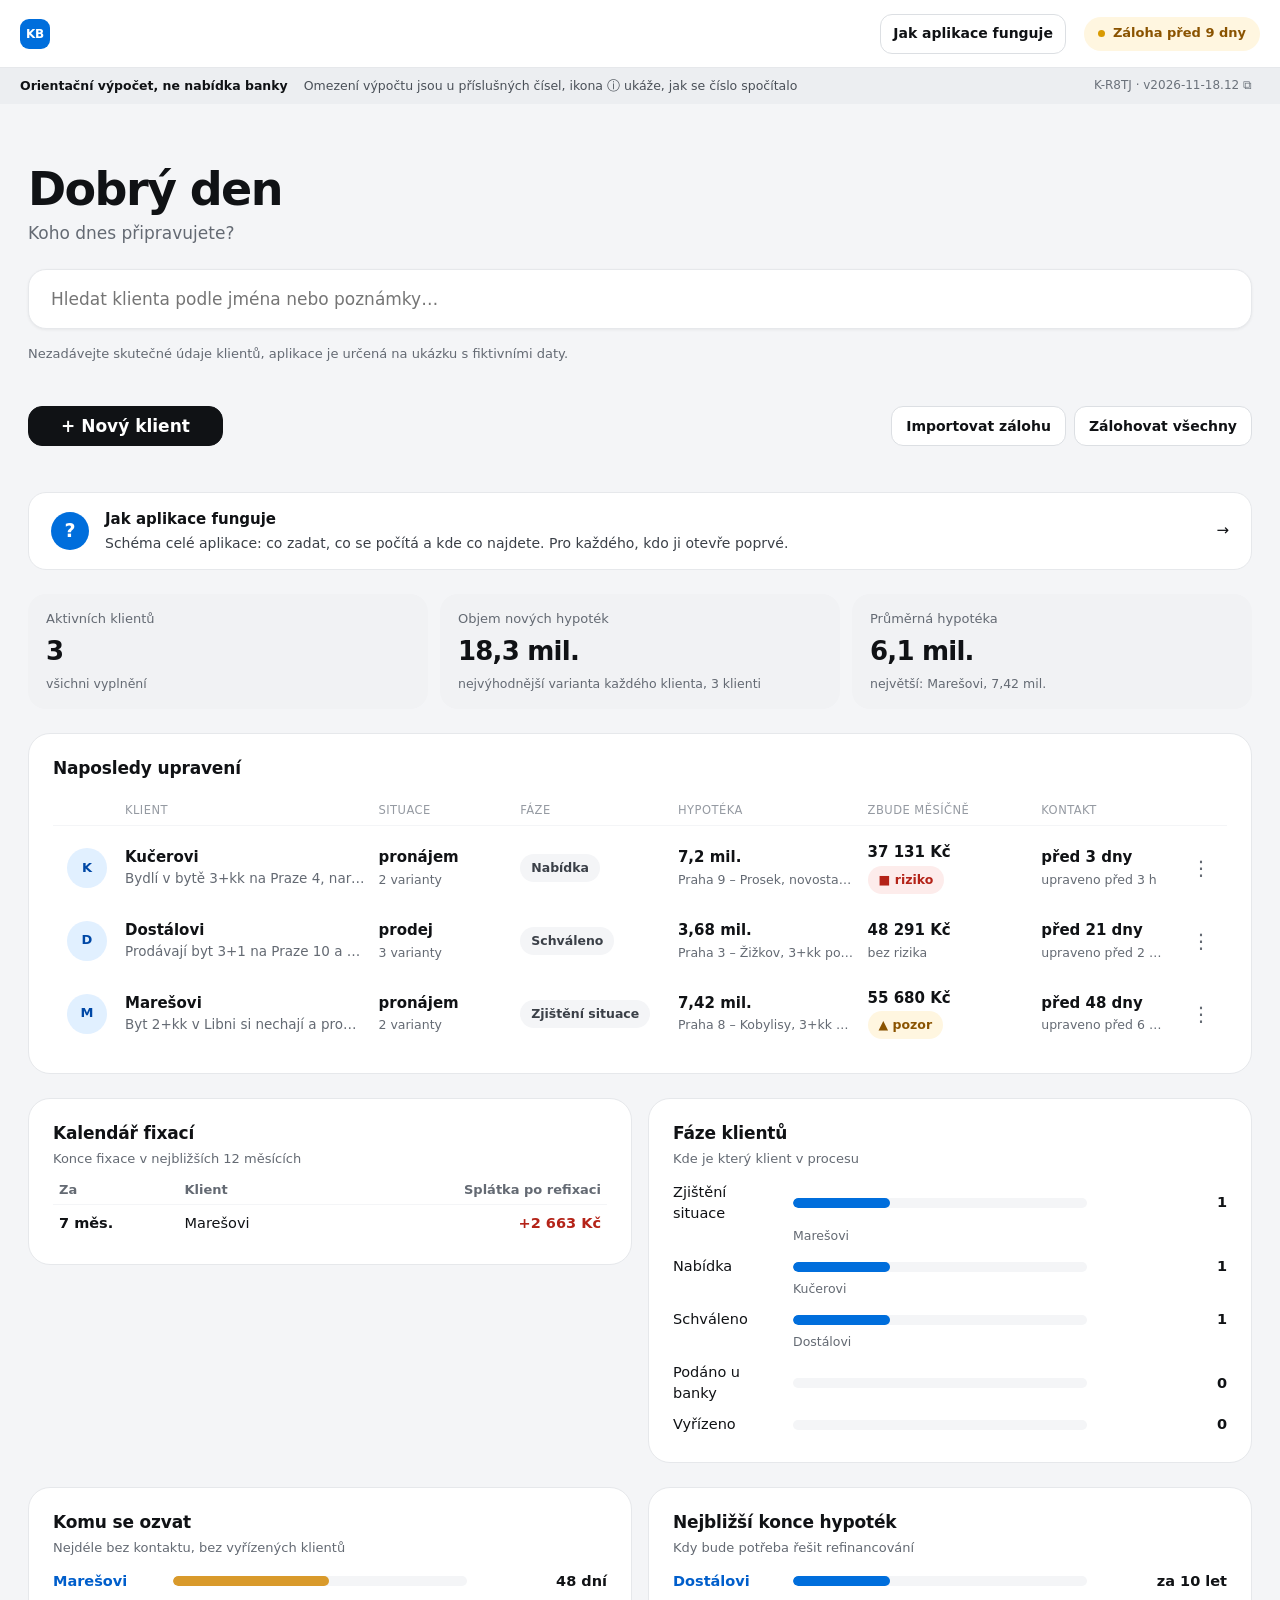
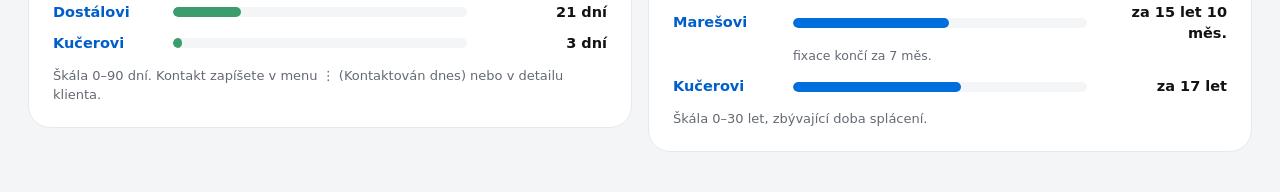
<file: index.html>
<!doctype html>
<html lang="cs">
<head>
<meta charset="utf-8">
<meta name="viewport" content="width=device-width,initial-scale=1">
<title>Kalkulačka bydlení</title>
<meta name="description" content="Demo kalkulačka bydlení a hypotéky pro finanční poradce. Fiktivní data, počítá se jen v prohlížeči.">
<link rel="stylesheet" href="styles.css">
</head>
<body>
<div id="app"></div>
<div id="scrim"></div>
<div id="dd" role="dialog" aria-label="Výběr klienta"></div>
<aside id="panel" aria-label="Úprava varianty" aria-hidden="true"></aside>
<div id="dlg" class="dlg"></div>
<div id="toast" role="status" aria-live="polite"></div>
<noscript><p style="padding:24px">Kalkulačka potřebuje zapnutý JavaScript. Data zůstávají jen ve vašem prohlížeči.</p></noscript>
<script src="js/model.js"></script>
<script src="js/store.js"></script>
<script src="js/derive.js"></script>
<script src="js/charts.js"></script>
<script src="js/app.js"></script>
</body>
</html>
</file>
<file: styles.css>
/* Kalkulačka bydlení – demo pro poradce. Bez webfontů a externích závislostí. */
:root{
  --bg:#f4f5f7;--card:#fff;--dnes:#eaecef;--bar:#eceef1;
  --line:#e6e8eb;--line2:#dcdfe3;--line3:#d9dce1;--row:#eef0f2;
  --field:#f4f5f7;--seg:#e9ebee;--pill:#f1f2f4;
  --ink:#101215;--ink2:#3b4048;--ink3:#646a73;--ink4:#959aa2;--ink5:#b0b5bc;
  --acc:#1a6fd6;--accd:#0b4aa3;--accl:#e6f0fd;--link:#0f62c9;
  --risk:#b42318;--riskbg:#fdeceb;--warn:#8a5300;--warnbg:#fff6e0;--dot:#d99a00;
  --pmt:#0072B2;--ins:#E69F00;--ops:#009E73;--old:#CC79A7;--neg:#D55E00;--hh:#8c939d;--ann:#b4bac2;
  --font:'Segoe UI Variable Text','Segoe UI',system-ui,-apple-system,BlinkMacSystemFont,'SF Pro Text','Helvetica Neue',sans-serif;
}
@supports (color:oklch(0.5 0.1 255)){:root{
  --acc:oklch(0.55 0.19 255);--accd:oklch(0.42 0.17 255);--accl:oklch(0.95 0.03 255);--link:oklch(0.5 0.19 255);
}}
*{box-sizing:border-box}
html,body{margin:0;height:100%}
body{background:var(--bg);color:var(--ink);font:15px/1.45 var(--font);-webkit-font-smoothing:antialiased;font-variant-numeric:tabular-nums}
button{font:inherit;color:inherit;cursor:pointer;background:none;border:0;padding:0}
input,textarea{font:inherit;color:inherit}
h1,h2,h3,p{margin:0}
a{color:var(--link);text-decoration:none}
.sr{position:absolute;width:1px;height:1px;overflow:hidden;clip:rect(0 0 0 0)}
#app{min-height:100vh;display:flex;flex-direction:column}

/* hlavička */
.hdr{flex:none;height:68px;display:flex;align-items:center;gap:28px;padding:0 32px;background:#fff;border-bottom:1px solid var(--line);position:relative;z-index:30}
.logo,.tab,.bk,.who,.btn{white-space:nowrap}
.logo{display:flex;align-items:center;gap:10px;font-size:15.5px;font-weight:650;letter-spacing:-.01em}
.logo i{width:30px;height:30px;border-radius:9px;background:var(--acc);color:#fff;display:grid;place-items:center;font:750 12px var(--font);font-style:normal}
.who{display:flex;align-items:center;gap:10px;height:42px;padding:0 14px 0 6px;border:1px solid var(--line);border-radius:999px;background:#fff}
.who:hover,.who.open{background:var(--field)}
.who.open{border-color:var(--acc);box-shadow:0 0 0 4px color-mix(in srgb,var(--acc) 15%,transparent)}
.who b{font-weight:650}.who small{color:var(--ink4);font-size:13px}
.av{width:30px;height:30px;border-radius:999px;background:var(--accl);color:var(--accd);display:grid;place-items:center;font-size:12px;font-weight:700;flex:none}
.av.lg{width:40px;height:40px;font-size:13px}
.av.g{background:var(--pill);color:var(--ink2)}.av.on{background:var(--acc);color:#fff}
.tabs{display:flex;align-items:stretch;gap:4px;height:68px}
.tab{display:flex;align-items:center;padding:0 14px;color:var(--ink3);border-bottom:2px solid transparent;margin-bottom:-1px}
.tab:hover{color:var(--ink)}
.tab.on{color:var(--ink);font-weight:650;border-bottom-color:var(--acc)}
.sp{flex:1}
.bk{display:flex;align-items:center;gap:8px;height:34px;padding:0 14px;border-radius:999px;background:#eef0f2;color:var(--ink2);font-size:13px;font-weight:600}
.bk::before{content:"";width:7px;height:7px;border-radius:4px;background:#009E73}
.bk.old{background:var(--warnbg);color:var(--warn)}.bk.old::before{background:var(--dot)}
.btn{display:inline-flex;align-items:center;justify-content:center;gap:8px;height:40px;padding:0 16px;border:1px solid var(--line2);border-radius:12px;background:#fff;font-size:14px;font-weight:600;white-space:nowrap}
.btn:hover{background:var(--field)}
.btn.blk{background:var(--ink);border-color:var(--ink);color:#fff}.btn.blk:hover{background:#2a2e34}
.btn.sm{height:34px;padding:0 12px;font-size:13px}
.btn.red{background:var(--risk);border-color:var(--risk);color:#fff}
.btn[disabled],.btn.dis{color:var(--ink4);border-style:dashed;cursor:not-allowed;background:transparent}
.btn.dash{border-style:dashed;border-color:#c9cdd3;color:var(--ink4);cursor:default}
.note{flex:none;display:flex;align-items:center;gap:24px;height:36px;padding:0 32px;background:var(--bar);font-size:13px;color:#4a5058;white-space:nowrap;overflow:hidden}
.note b{color:var(--ink);font-weight:700}

/* stránka */
.page{flex:1;padding:30px 48px 40px;display:flex;flex-direction:column;gap:20px;min-width:0}
.eyebrow{font-size:14px;color:var(--ink3)}
.h1{font-size:42px;line-height:1.12;font-weight:650;letter-spacing:-.03em}
.h1.m{font-size:32px;line-height:1.15;letter-spacing:-.025em}
.lead{font-size:17px;color:var(--ink2)}
.lead b{color:var(--ink)}
.sub{font-size:15px;color:var(--ink3)}
.card{background:var(--card);border:1px solid var(--line);border-radius:22px;padding:22px 24px;min-width:0}
.card h2,.ph{font-size:17px;font-weight:650;letter-spacing:-.01em}
.row{display:flex;align-items:center;gap:12px}
.rowb{display:flex;align-items:baseline;justify-content:space-between;gap:12px}
.lbl{font-size:12.5px;font-weight:600;letter-spacing:.02em;color:var(--ink3);text-transform:uppercase}
.mut{color:var(--ink3)}.mut4{color:var(--ink4)}
.neg{color:var(--risk)}.pos{color:var(--accd)}
.lnk{color:var(--link);font-weight:600;font-size:13.5px}.lnk:hover{text-decoration:underline}
.head{display:flex;align-items:flex-end;gap:24px}
.head>.t{flex:1;display:flex;flex-direction:column;gap:4px;min-width:0}

/* segmented */
.seg{display:inline-flex;gap:3px;padding:4px;border-radius:12px;background:var(--seg);font-size:13px;font-weight:600}
.seg button{padding:6px 12px;border-radius:9px;color:var(--ink3);white-space:nowrap}
.seg button:hover{color:var(--ink)}
.seg button.on{background:#fff;color:var(--ink);box-shadow:0 1px 3px rgba(0,0,0,.1)}
.seg.lg{font-size:14px}.seg.lg button{padding:8px 14px}
/* přepínač */
.tg{width:36px;height:22px;border-radius:11px;background:#c9cdd3;position:relative;flex:none;transition:background .15s}
.tg::after{content:"";position:absolute;top:2px;left:2px;width:18px;height:18px;border-radius:9px;background:#fff;box-shadow:0 1px 2px rgba(0,0,0,.25);transition:transform .15s}
.tg[aria-checked=true]{background:var(--acc)}.tg[aria-checked=true]::after{transform:translateX(14px)}
.tg:focus-visible,.btn:focus-visible,.tab:focus-visible,.seg button:focus-visible,.who:focus-visible,.lnk:focus-visible,.vcard:focus-visible{outline:2px solid var(--acc);outline-offset:2px}
.trow{display:flex;align-items:center;gap:12px;min-height:40px;font-size:15px}
.trow .hint{margin-left:auto;font-size:12.5px;color:var(--ink4)}
.trow.l1{padding-left:26px;position:relative}.trow.l2{padding-left:52px;position:relative}
.trow.l1::before,.trow.l2::before{content:"";position:absolute;top:0;height:20px;width:12px;border-left:1px solid var(--line2);border-bottom:1px solid var(--line2);border-bottom-left-radius:6px}
.trow.l1::before{left:6px}.trow.l2::before{left:32px}

/* pole */
.fld{display:flex;flex-direction:column;gap:6px;min-width:0}
.fld>span.k{font-size:13px;color:var(--ink3)}
.inp{display:flex;align-items:center;gap:6px;height:44px;padding:0 14px;border-radius:12px;background:var(--field);border:2px solid transparent;min-width:0}
.inp:focus-within{background:#fff;border-color:var(--acc);box-shadow:0 0 0 4px color-mix(in srgb,var(--acc) 15%,transparent)}
.inp input,.inp textarea{flex:1;min-width:0;width:100%;border:0;outline:0;background:transparent;font-size:15.5px;font-weight:600;padding:0}
.inp input.n{text-align:left}
.item .inp input.n{text-align:right}
.inp input.z{color:var(--ink5);font-weight:400}
.inp u{text-decoration:none;font-size:13px;color:var(--ink4);flex:none}
.inp.ta{height:auto;padding:10px 14px;align-items:flex-start}
.inp.ta textarea{resize:none;font-weight:500;font-size:15px;line-height:1.45;min-height:44px}
.inp.big input{font-size:22px;font-weight:650;letter-spacing:-.02em}.inp.big{height:52px}
.inp.tx input{text-align:left}
.g2{display:grid;grid-template-columns:1fr 1fr;gap:14px}
.g3{display:grid;grid-template-columns:repeat(3,1fr);gap:14px}
.g4{display:grid;grid-template-columns:repeat(4,1fr);gap:12px}
.items{display:flex;flex-direction:column;gap:8px}
.item{display:flex;align-items:center;gap:8px}
.item .nm{flex:1;min-width:0;border:0;outline:0;background:transparent;font-size:15px;padding:8px 6px;border-radius:8px;color:var(--ink2)}
.item .nm:hover{background:var(--field)}.item .nm:focus{background:#fff;box-shadow:inset 0 0 0 2px var(--acc)}
.item .inp{width:130px;height:40px;flex:none}
.item .inp input{font-size:15px}
.x{width:22px;height:22px;border-radius:11px;color:var(--ink5);font-size:16px;line-height:1;display:grid;place-items:center;flex:none}
.x:hover{background:var(--riskbg);color:var(--risk)}
.add{font-size:13.5px;font-weight:600;color:var(--link);align-self:flex-start;padding:6px 0}
.add:hover{text-decoration:underline}
.sum{font-size:15px;font-weight:650}

/* štítky */
.pill{display:inline-flex;align-items:center;gap:6px;height:28px;padding:0 11px;border-radius:999px;background:var(--pill);font-size:12.5px;font-weight:650;white-space:nowrap}
.pill.w{background:var(--warnbg);color:var(--warn)}.pill.r{background:var(--riskbg);color:var(--risk)}.pill.a{background:var(--accl);color:var(--accd)}
.pills{display:flex;flex-wrap:wrap;gap:8px}
.tagw{font-size:11.5px;font-weight:700;letter-spacing:.04em;text-transform:uppercase}

/* Přehled */
.sumbox{display:flex;background:#fff;border:1px solid var(--line);border-radius:22px;padding:18px 8px;flex:none}
.sumbox>div{padding:0 28px;border-left:1px solid var(--line);display:flex;flex-direction:column;gap:2px}
.sumbox>div:first-child{border-left:0}
.sumbox small{font-size:13px;color:var(--ink3)}.sumbox b{font-size:24px;font-weight:650;letter-spacing:-.02em}
.cards{display:grid;gap:16px;align-items:stretch}
.vcard{container-type:inline-size;background:#fff;border:1px solid var(--line);border-radius:22px;padding:22px 24px;display:flex;flex-direction:column;gap:14px;text-align:left;min-width:0;cursor:pointer;transition:border-color .15s,box-shadow .15s}
.vcard:hover{border-color:var(--line3);box-shadow:0 2px 10px rgba(16,18,21,.05)}
.vcard.best{border:2px solid var(--acc);padding:21px 23px}
.vcard.dnes{background:var(--dnes);border-color:transparent;cursor:default}.vcard.dnes:hover{box-shadow:none;border-color:transparent}
.vcard .ttl{font-size:20px;font-weight:650;letter-spacing:-.015em;line-height:1.25}
.vcard .big{font-size:clamp(22px,13cqw,36px);font-weight:650;letter-spacing:-.03em;line-height:1.1}
.vcard .free{font-size:clamp(20px,10cqw,28px);font-weight:650;letter-spacing:-.025em;line-height:1.1}
.vcard .free.neg::before{content:"▼ ";font-size:.7em}
.vcard.best .free{color:var(--accd)}
.vcard hr,.card hr{border:0;border-top:1px solid var(--line);margin:0;width:100%}
.vcard.dnes hr{border-color:#d4d7dc}
.stack{display:flex;gap:2px;height:10px;border-radius:5px;overflow:hidden}
.stack i{display:block;min-width:2px}
.leg{display:flex;flex-direction:column;gap:6px;font-size:14px}
.leg>div{display:flex;align-items:center;gap:8px}
.leg>div b{margin-left:auto;font-weight:650}
.leg .sw{width:10px;height:10px;border-radius:3px;flex:none}
.leg .z{color:var(--ink5)}.leg .z .sw{background:transparent!important;border:1px solid #c9cdd3}
.toprow{flex-wrap:wrap;display:flex;justify-content:space-between;align-items:flex-start;gap:8px;min-height:24px}
.addcard{border:2px dashed #cfd3d9;border-radius:22px;display:flex;flex-direction:column;align-items:center;justify-content:center;gap:6px;text-align:center;color:var(--ink3);font-size:13px;padding:16px;min-width:0}
.addcard:hover{background:rgba(255,255,255,.6);border-color:var(--ink4)}
.addcard .pl{width:42px;height:42px;border-radius:21px;background:#fff;border:1px solid var(--line2);display:grid;place-items:center;font-size:22px;color:var(--ink);margin-bottom:4px}
.addcard b{color:var(--ink);font-size:14.5px}
.addcard.dis{cursor:not-allowed;opacity:.7}.addcard.dis:hover{background:transparent;border-color:#cfd3d9}
.panels{display:grid;gap:16px}
.panel-list>div{display:flex;justify-content:space-between;padding:10px 0;border-bottom:1px solid var(--row);gap:12px;font-size:15px}
.panel-list>div:last-child{border:0}.panel-list b{font-weight:650;white-space:nowrap}
.warn{display:grid;gap:10px}
.wi{display:grid;grid-template-columns:auto 1fr;gap:4px 14px;padding:12px 14px;border-radius:14px;font-size:14.5px;align-items:start}
.wi.r{background:var(--riskbg)}.wi.w{background:var(--warnbg)}
.wi .tagw{padding-top:2px;white-space:nowrap}.wi.r .tagw{color:var(--risk)}.wi.w .tagw{color:var(--warn)}
.wi b{font-weight:650}.wi small{grid-column:2;font-size:13.5px;color:var(--ink2)}
.warn.c3{grid-template-columns:repeat(3,1fr)}
.warn.c3 .wi{grid-template-columns:auto 1fr;min-height:64px}
.fbar{display:grid;grid-template-columns:minmax(80px,150px) 1fr 70px;gap:12px;align-items:center;font-size:13.5px;margin-top:10px}
.fbar .tr{display:flex;height:16px;border-radius:5px;overflow:hidden;gap:2px;background:transparent}
.fbar .tr i{display:block}
.fbar b{text-align:right;font-weight:650}
.fbar .nmx{overflow:hidden;text-overflow:ellipsis;white-space:nowrap}
.legs{display:flex;gap:14px;font-size:13px;color:var(--ink2)}
.legs span{display:flex;align-items:center;gap:6px}.legs .sw{width:10px;height:10px;border-radius:3px}

/* onboarding prázdného klienta */
.steps{display:grid;grid-template-columns:repeat(3,1fr);gap:16px}
.step{background:#fff;border:1px solid var(--line);border-radius:22px;padding:28px;display:flex;flex-direction:column;gap:10px;align-items:flex-start;min-height:255px}
.step.on{border:2px solid var(--acc);padding:27px}
.step .no{width:40px;height:40px;border-radius:20px;background:var(--pill);display:grid;place-items:center;font-weight:700;margin-bottom:8px}
.step.on .no{background:var(--acc);color:#fff}
.step h3{font-size:21px;font-weight:650;letter-spacing:-.015em}.step p{color:var(--ink2);font-size:14.5px;flex:1}
.empty{border:2px dashed #cfd3d9;border-radius:24px;min-height:300px;flex:1;display:grid;place-items:center;color:var(--ink4);font-size:14.5px;text-align:center;padding:20px}

/* tabulka srovnání */
.tbl{width:100%;border-collapse:collapse;font-size:15px;table-layout:fixed}
.tbl th,.tbl td{padding:0 14px;height:38px;text-align:right;border-bottom:1px solid var(--row);white-space:nowrap;overflow:hidden;text-overflow:ellipsis}
.tbl th:first-child,.tbl td:first-child{text-align:left;width:270px;padding-left:24px}
.tbl thead th{height:64px;vertical-align:bottom;padding-bottom:10px;border-bottom:1px solid var(--line);font-weight:650}
.tbl thead small{display:block;font-size:11px;font-weight:600;letter-spacing:.06em;text-transform:uppercase;color:var(--ink4)}
.tbl thead th.dn,.tbl td.dn{background:var(--field);width:150px}
.tbl tr.grp td{height:44px;font-size:11.5px;font-weight:700;letter-spacing:.08em;text-transform:uppercase;color:var(--ink4);border-bottom:0;padding-top:12px;background:#fff!important}
.tbl tr.tot td{background:#fafbfc;font-weight:650}.tbl tr.tot td.dn{background:var(--field)}
.tbl td.na{color:var(--ink5)}
.tbl td small{color:var(--ink4);font-size:12px;margin-left:6px}
.bv{display:inline-flex;align-items:center;gap:6px;padding:3px 10px;margin:-3px -10px;border-radius:8px;background:var(--accl);font-weight:700}
.bv::before{content:"◆";font-size:9px;color:var(--acc)}
.tbl.sm{font-size:14px}
.tbl.sm{table-layout:auto}.tbl.sm td:first-child,.tbl.sm th:first-child{width:auto}

/* grafy */
.ch{display:flex;flex-direction:column;gap:16px}
.cols{display:flex;gap:28px;align-items:flex-end;height:270px;border-bottom:1px solid #c9cdd3;padding:0 20px}
.col{flex:1;height:100%;display:flex;flex-direction:column;justify-content:flex-end;align-items:center;min-width:0}
.col .tot{font-size:14px;font-weight:650;padding-bottom:8px}
.col .bar{width:100%;max-width:110px;display:flex;flex-direction:column-reverse;border-radius:10px 10px 3px 3px;overflow:hidden}
.col .bar.dash{outline:2px dashed var(--ink4);outline-offset:3px}
.col .bar div{border-top:2px solid #fff;display:flex;align-items:center;justify-content:center;font-size:12px;font-weight:650;color:#fff}
.col .bar div:first-child{border-top:0}
.cnames{display:flex;gap:28px;padding:0 20px}
.cnames span{flex:1;text-align:center;font-size:13px;color:var(--ink2);min-width:0;line-height:1.3}
.hb{display:grid;grid-template-columns:200px 1fr 120px;gap:14px;align-items:center;font-size:14.5px}
.hb .nm{text-align:right;color:var(--ink2)}
.hb .tr{position:relative;height:36px;background:var(--pill);border-radius:9px}
.hb .tr i{position:absolute;top:0;bottom:0;border-radius:9px}
.hb .tr i.neg{background:repeating-linear-gradient(45deg,#D55E00 0 4px,#f0a46f 4px 7px)}
.hb .zero{position:absolute;top:-6px;bottom:-6px;border-left:2px solid var(--ink3)}
.hb .today{position:absolute;top:-8px;bottom:-8px;border-left:2px dashed var(--ink);}

.hb b{font-weight:650;text-align:left;white-space:nowrap}
.sk{width:100%;height:auto;display:block;overflow:visible}
.sk text{font:12.5px var(--font);fill:var(--ink2)}.sk tspan.v{font-weight:700;fill:var(--ink)}
.sk text.neg tspan{fill:var(--risk)}
.exp{height:40px;display:flex;align-items:center;padding:0 16px;border-radius:12px;border:1px dashed #c9cdd3;color:var(--ink4);font-size:14px;font-weight:600}
.twrap{overflow:auto}

/* stávající byt + příjmy */
.two{display:grid;grid-template-columns:640px minmax(0,1fr);gap:16px;align-items:start}
.three{display:grid;grid-template-columns:440px minmax(0,1fr) minmax(0,1fr);gap:16px;align-items:start}
.stk{display:flex;flex-direction:column;gap:16px;min-width:0}
.fc{display:flex;flex-direction:column;gap:14px}
.fc .hd{display:flex;align-items:center;justify-content:space-between;gap:12px}
.fc .hd b{font-size:17px;font-weight:650;letter-spacing:-.01em}
.sec{font-size:13px;color:var(--ink3)}
.tile{background:var(--field);border-radius:16px;padding:16px 18px;display:flex;flex-direction:column;gap:4px;min-width:0}
.tile small{font-size:13px;color:var(--ink3)}.tile b{font-size:24px;font-weight:650;letter-spacing:-.02em;white-space:nowrap}
.tile span{font-size:12.5px;color:var(--ink3)}
.tile.w{background:var(--warnbg)}.tile.w b,.tile.w small{color:var(--warn)}
.tile.r{background:var(--riskbg)}.tile.r b{color:var(--risk)}
.tx{width:100%;border-collapse:collapse;font-size:14.5px}
.tx{table-layout:fixed}.tx col.c0{width:34%}
.tx td,.tx th{padding:7px 0 7px 14px;text-align:right;border-bottom:1px solid var(--row);white-space:nowrap}
.tx th{font-weight:650;vertical-align:bottom;padding-bottom:12px;border-bottom:1px solid var(--line)}
.tx th small{display:block;font-size:11.5px;font-weight:650;color:var(--link)}
.tx td:first-child,.tx th:first-child{text-align:left;white-space:normal;padding-left:0}
.tx tr.s td{font-weight:650}
.tx .u{background:var(--field)}
.tx td,.tx th{padding-right:14px}.tx td.u,.tx th.u{padding-left:14px;padding-right:14px}
.tx td.zz{color:var(--ink5)}
.ckb{display:flex;align-items:center;gap:10px}

/* boční panel, dropdown, modál */
#scrim{position:fixed;inset:68px 0 0 0;background:rgba(16,18,21,.18);opacity:0;pointer-events:none;transition:opacity .15s;z-index:20}
#scrim.on{opacity:1;pointer-events:auto}
#dd{position:fixed;top:60px;left:236px;width:500px;border-radius:20px;background:#fff;box-shadow:0 24px 70px rgba(16,18,21,.22);z-index:40;display:none;overflow:hidden}
#dd.on{display:block}
#dd .s{padding:8px 8px 0}
#dd .list{max-height:420px;overflow:auto;padding:0 8px}
#dd .li{display:flex;align-items:center;gap:12px;padding:10px;border-radius:14px;cursor:pointer;width:100%;text-align:left}
#dd .li:hover{background:var(--field)}
#dd .li.on{background:var(--accl)}
#dd .li div{flex:1;min-width:0}#dd .li b{display:block;font-weight:650}#dd .li small{color:var(--ink3);font-size:13px}
#dd .meta{display:flex;justify-content:space-between;padding:10px 12px 6px;font-size:11.5px;color:var(--ink4);font-weight:600;letter-spacing:.06em;text-transform:uppercase}
#dd .meta i{font-style:normal;letter-spacing:0;text-transform:none;font-weight:400;font-size:12.5px}
#dd .ft{border-top:1px solid var(--line);margin-top:8px;padding:14px 8px 8px;display:flex;flex-direction:column;gap:12px}
#dd .ft .r2{display:grid;grid-template-columns:1fr 1fr;gap:8px}
#dd .ft .ls{display:flex;gap:18px;padding:0 4px 4px;font-size:13px;font-weight:600}
#dd .bkw{padding:12px 20px;background:var(--warnbg);color:var(--warn);font-size:13px}
#dd .bkw.ok{background:#f0f4f1;color:var(--ink2)}
#dd .search{height:46px;border-radius:14px;border:2px solid var(--acc);background:#fff;padding:0 14px;width:100%;outline:0;box-shadow:0 0 0 4px color-mix(in srgb,var(--acc) 15%,transparent)}
#panel{position:fixed;top:0;right:0;bottom:0;width:560px;background:#fff;box-shadow:-12px 0 40px rgba(16,18,21,.12);z-index:50;transform:translateX(105%);transition:transform .22s ease-out;display:flex;flex-direction:column;visibility:hidden}
#panel.on{transform:none;visibility:visible}
#panel .pb>*{flex:none}
#panel .pb{flex:1;overflow:auto;padding:22px 26px;display:flex;flex-direction:column;gap:14px}
#panel .pf{flex:none;border-top:1px solid var(--line);padding:14px 26px;display:flex;align-items:center;gap:20px;background:#fff}
#panel .pf .live{display:flex;flex-direction:column;gap:0}
#panel .pf .live small{font-size:12px;color:var(--ink3)}#panel .pf .live b{font-size:24px;font-weight:650;color:var(--accd);letter-spacing:-.02em}
#panel .pf .live b.neg{color:var(--risk)}
#panel .pf .kv{font-size:13px;color:var(--ink3);display:flex;flex-direction:column}#panel .pf .kv b{color:var(--ink);font-size:15px}
.acc{border:1px solid var(--line);border-radius:16px;overflow:hidden}
.acc>button{width:100%;display:flex;align-items:center;justify-content:space-between;padding:14px 16px;font-weight:650;font-size:15.5px;text-align:left}
.acc>button:hover{background:var(--field)}
.acc>button span{color:var(--ink3);font-weight:600;font-size:14px}
.acc>div{padding:4px 16px 16px;display:flex;flex-direction:column;gap:12px}
.ren{display:grid;grid-template-columns:1fr 1fr;gap:10px 14px}
.ren .fld>span.k{display:flex;align-items:center;justify-content:space-between}
.ren .inp{height:40px}.ren input{font-size:15px}
.use{height:10px;border-radius:5px;background:var(--seg);overflow:hidden;display:flex}.use i{display:block;background:var(--ops)}.use.over i{background:var(--neg)}
.dlg{position:fixed;inset:0;background:rgba(16,18,21,.35);display:none;place-items:center;z-index:60}
.dlg.on{display:grid}
.dlg .m{width:640px;max-width:92vw;max-height:90vh;overflow:auto;background:#fff;border-radius:24px;box-shadow:0 30px 80px rgba(0,0,0,.3);padding:30px 32px;display:flex;flex-direction:column;gap:18px}
.dlg .m h2{font-size:24px;font-weight:650;letter-spacing:-.02em}
.dlg .m .hd{display:flex;justify-content:space-between;align-items:center}
.dlg .cl{width:36px;height:36px;border-radius:18px;background:var(--pill);font-size:18px}
.drop{border:2px dashed #cfd3d9;border-radius:18px;padding:30px;text-align:center;display:flex;flex-direction:column;gap:4px}
.drop.hot{border-color:var(--acc);background:var(--accl)}
.errb{background:var(--riskbg);border-radius:18px;padding:20px 22px;display:flex;flex-direction:column;gap:10px}
.errb h3{color:var(--risk);font-size:16.5px;font-weight:650}.errb ul{margin:0;padding-left:20px;font-size:14.5px;display:flex;flex-direction:column;gap:6px}
.errb li::marker{color:var(--risk)}.errb p{font-size:13.5px;color:var(--ink2)}
.okb{background:#e8f6ef;border-radius:18px;padding:16px 20px;color:#0b5b3b;font-weight:600}
.acts{display:flex;justify-content:flex-end;gap:10px}
#toast{position:fixed;left:50%;bottom:28px;transform:translateX(-50%);background:var(--ink);color:#fff;padding:12px 20px;border-radius:14px;font-size:14px;z-index:80;opacity:0;pointer-events:none;transition:opacity .2s}
#toast.on{opacity:1}

/* domovská stránka */
.home{width:min(1240px,100%);margin:0 auto;padding-top:34px;display:flex;flex-direction:column;gap:24px}
.home h1{font-size:46px;font-weight:650;letter-spacing:-.035em;line-height:1.1}
.home .q{font-size:17px;color:var(--ink3);margin-top:6px}
.search{height:60px;border-radius:18px;background:#fff;border:1px solid var(--line);box-shadow:0 1px 3px rgba(16,18,21,.06);padding:0 22px;font-size:17px;width:100%;outline:0}
.search:focus{border-color:var(--acc);box-shadow:0 0 0 4px color-mix(in srgb,var(--acc) 15%,transparent)}
.acts3{display:grid;grid-template-columns:repeat(3,1fr);gap:16px}
.act{border-radius:20px;background:#fff;border:1px solid var(--line);padding:22px 24px;text-align:left;display:flex;flex-direction:column;gap:6px}
.act:hover{border-color:var(--line3);box-shadow:0 2px 10px rgba(16,18,21,.06)}
.act b{font-size:18px;font-weight:650}.act span{font-size:13.5px;color:var(--ink3)}
.act.blk{background:var(--ink);border-color:var(--ink);color:#fff}.act.blk span{color:#b8bdc5}.act.blk:hover{background:#2a2e34}
.hg{display:grid;grid-template-columns:1.35fr 1fr;gap:16px;align-items:start}
.cr{display:flex;align-items:center;gap:8px;padding:4px 8px 4px 0;border-radius:14px;width:100%;text-align:left}
.crm{display:flex;align-items:center;gap:14px;padding:8px 6px 8px 14px;flex:1;min-width:0;text-align:left;border-radius:14px}
.cr:hover{background:var(--field)}
.cr .i{flex:1;min-width:0}.cr .i b{display:block;font-weight:650}.cr .i small{color:var(--ink3);font-size:13.5px}
.cr .tm{font-size:13px;color:var(--ink4)}.cr .ar{color:var(--ink4)}
.nums{display:grid;grid-template-columns:1fr 1fr;gap:12px;margin-top:14px}
.nums .tile{border-radius:18px;padding:18px 22px;background:var(--pill);min-height:118px}
.nums .tile b{font-size:30px;letter-spacing:-.03em}.nums .tile small{font-size:13.5px}

/* prezentace */
body.pres .hdr{height:72px}
body.pres .note{height:44px;font-size:15px;justify-content:center}
.pres .page{padding:44px 64px 40px;gap:28px}
.pres .h1{font-size:56px}.pres .lead{font-size:22px}
.pres .vcard{cursor:default}.pres .vcard .big{font-size:clamp(28px,11cqw,40px)}.pres .vcard .free{font-size:clamp(28px,11cqw,40px)}
.pres .vcard .ttl{font-size:22px}
.pres .vcard:hover{box-shadow:none;border-color:var(--line)}.pres .vcard.best:hover{border-color:var(--acc)}
.pres .vcard .lbl2{font-size:17px;color:var(--ink3)}
.pres .hb{grid-template-columns:260px 1fr 160px;font-size:19px}.pres .hb .tr{height:30px}
.pres .tbl{font-size:18px}.pres .tbl th,.pres .tbl td{height:46px}
.pres .tbl th:first-child,.pres .tbl td:first-child{width:320px}
.pres .cols{height:340px}.pres .col .tot{font-size:17px}.pres .col .bar div{font-size:14px}.pres .cnames span{font-size:16px}
.pres .legs{font-size:16px}

@media (max-width:1700px){.hdr{gap:16px}.tab{padding:0 10px}.logo{font-size:14.5px}}
@media (max-width:1600px){.bkz,.who small,.logo span{display:none}.tab{padding:0 8px}.hdr{gap:12px}.btn{padding:0 12px}}
@media (max-width:1500px){
  .page{padding:26px 28px 40px}.hdr{padding:0 20px;gap:18px}.note{padding:0 20px;gap:16px;font-size:12.5px}
  .two{grid-template-columns:minmax(0,520px) minmax(0,1fr)}
  .three{grid-template-columns:minmax(0,380px) minmax(0,1fr) minmax(0,1fr)}
  .h1{font-size:36px}
}
@media print{.hdr,.note,#panel,#dd,.dlg{display:none!important}}

/* ---------- průvodce novým klientem ---------- */
.wizh .wt{font-size:17px;font-weight:700;white-space:nowrap}
.wsteps{display:flex;gap:6px}
.ws{display:flex;align-items:center;gap:8px;padding:8px 14px;border-radius:999px;color:var(--ink3);font-weight:550;font-size:14px;white-space:nowrap}
.ws i{font-style:normal;width:24px;height:24px;border-radius:12px;background:var(--pill);display:grid;place-items:center;font-size:13px;font-weight:700;color:var(--ink2)}
.ws.on{background:#fff;color:var(--ink);box-shadow:inset 0 0 0 2px var(--acc)}
.ws.on i{background:var(--acc);color:#fff}
.ws.done{color:var(--ink2)}.ws.done i{background:#dcefe6;color:#0b6b46}
.wlive{display:flex;gap:28px;background:#fff;border:1px solid var(--line);border-radius:18px;padding:14px 22px}
.wlive span{display:flex;flex-direction:column;gap:2px}.wlive small{font-size:12px;color:var(--ink3)}.wlive b{font-size:18px;font-variant-numeric:tabular-nums}
.wfoot{position:sticky;bottom:0;display:flex;align-items:center;gap:12px;margin-top:24px;padding:14px 0;background:var(--bg,#f3f4f6);border-top:1px solid var(--line)}
.wvars{display:flex;flex-direction:column;gap:12px;max-width:900px}
.wvar{display:flex;align-items:center;gap:16px;text-align:left;background:#fff;border:1px solid var(--line);border-radius:18px;padding:16px 20px}
.wvar:hover{border-color:var(--ink4)}
.wvar .no{width:34px;height:34px;border-radius:17px;background:var(--pill);display:grid;place-items:center;font-weight:700}
.wvar .i{flex:1;display:flex;flex-direction:column;gap:2px}.wvar .i small{color:var(--ink3);font-size:13px}
.wvar .r{display:flex;flex-direction:column;align-items:flex-end}.wvar .r small{font-size:12px;color:var(--ink3)}.wvar .r b{font-size:18px}
.wvar .ed{color:var(--acc);font-weight:600;font-size:14px}
@media (max-width:1600px){.ws span{display:none}.ws.on span{display:inline}}

/* formuláře na střed, ne přes celou obrazovku */
.page.wiz{max-width:1120px;margin:0 auto;width:100%}
.wiz .three{grid-template-columns:repeat(2,minmax(0,1fr))}
.wiz .three>.stk:empty{display:none}
.wiz .wvars{margin:0 auto;width:100%;max-width:820px}
.wiz .head{align-items:flex-end;justify-content:space-between}
.page.cap{max-width:1480px;margin:0 auto;width:100%}

.yr{display:flex;justify-content:space-between;align-items:baseline;margin-top:10px;padding-top:8px;border-top:1px dashed var(--line);font-size:14px;color:var(--ink2)}
.yr small{color:var(--ink3);font-size:12px}.yr b{font-size:18px;font-variant-numeric:tabular-nums;color:var(--ink)}.yr b.neg{color:var(--risk)}

/* nápověda */
.helpbar{display:flex;align-items:center;gap:16px;text-align:left;background:#fff;border:1px solid var(--line);border-radius:18px;padding:16px 22px}
.helpbar:hover{border-color:var(--acc)}.helpbar .hi{width:38px;height:38px;border-radius:19px;background:var(--acc);color:#fff;display:grid;place-items:center;font-weight:700;font-size:19px}
.helpbar .ht{flex:1;display:flex;flex-direction:column;gap:2px}.helpbar small{color:var(--ink2);font-size:14px}
.two2{display:grid;grid-template-columns:minmax(0,1fr) minmax(0,1.25fr);gap:16px;align-items:start}
.hp{list-style:none;padding:0;margin:6px 0 0;display:flex;flex-direction:column;gap:14px}.hp li{display:flex;gap:14px}.hp .no{flex:none;width:30px;height:30px;border-radius:15px;background:var(--pill);display:grid;place-items:center;font-weight:700;font-size:14px}.hp p{color:var(--ink2);font-size:14.5px;margin-top:2px}
.kn{display:grid;grid-template-columns:170px 1fr;gap:10px 16px;margin:6px 0 0}.kn dt{font-weight:650}.kn dd{color:var(--ink2);font-size:14.5px;margin:0}
.wh{width:100%;border-collapse:collapse;font-size:14.5px;margin-top:6px}.wh th{text-align:left;font-size:12px;font-weight:600;color:var(--ink3);text-transform:uppercase;letter-spacing:.04em;padding:6px 10px 8px 0;border-bottom:1px solid var(--line)}.wh td{text-align:left;padding:10px 10px 10px 0;border-bottom:1px solid var(--row);vertical-align:top;color:var(--ink2)}.wh td:first-child{white-space:nowrap;color:var(--ink)}

/* tipy ⓘ, poznámky, rozpad nájmu */
.tip{position:relative;display:inline-grid;place-items:center;width:18px;height:18px;margin-left:4px;border-radius:9px;color:var(--ink3);font-size:13px;line-height:1;cursor:help;vertical-align:1px;font-style:normal;font-weight:500}
.tip:hover,.tip:focus{color:var(--acc);outline:none;background:#e8f1fb}
.tip .tb{display:none;position:absolute;z-index:60;left:50%;transform:translateX(-50%);top:calc(100% + 8px);width:300px;padding:10px 12px;background:#1f2328;color:#fff;border-radius:10px;font-size:13px;line-height:1.4;font-weight:400;text-align:left;white-space:normal;box-shadow:0 8px 24px rgba(0,0,0,.25);pointer-events:none}
.tip:hover .tb,.tip:focus .tb{display:block}
.tip.r .tb{left:auto;right:-8px;transform:none}
.fnote{font-size:13px;color:var(--ink3);margin:6px 0 0;line-height:1.45}
.wf{display:flex;flex-direction:column;margin:12px 0 4px}
.wr{display:grid;grid-template-columns:minmax(150px,1.1fr) 2fr 112px;gap:14px;align-items:center;padding:9px 0;border-bottom:1px solid var(--row);font-size:14px;color:var(--ink2)}
.wr.b{font-weight:650;color:var(--ink)}
.wt{position:relative;height:14px;border-bottom:1px dashed var(--line)}
.wt i{position:absolute;top:1px;height:12px;border-radius:6px;display:block}
.wt i.ps{background:#1f6f54}.wt i.ng{background:repeating-linear-gradient(45deg,#d55e00 0 4px,#e8935a 4px 8px)}.wt i.mn{background:#8c939d}
.wv{text-align:right;font-variant-numeric:tabular-nums;color:var(--ink)}.wv.neg{color:var(--risk)}
.wr:not(.b) .wv{color:var(--risk)}
.tx.rf th:first-child{text-align:left}
text .sb{font-size:12.5px;fill:#6b7280}

.tip .tb{width:340px;font-variant-numeric:tabular-nums}
.tb .tt{display:block;font-weight:700;margin-bottom:8px;font-size:13.5px}
.tb .tr{display:flex;justify-content:space-between;gap:18px;padding:2px 0}
.tb .tr i{font-style:normal}.tb .tr i:last-child{white-space:nowrap}
.tb .tot{border-top:1px solid #565d66;margin-top:7px;padding-top:8px;font-weight:700}
.tb .tn{display:block;margin-top:9px;color:#b5bbc4;font-size:12px;line-height:1.4}
.tip.l .tb{left:-8px;right:auto;transform:none}

.nav{display:flex;flex-direction:column;gap:3px;margin:14px 0 4px;padding:11px 14px;background:#eef6f0;border-left:3px solid #1f7a4d;border-radius:8px;font-size:13.5px;line-height:1.45}
.tx.rf th small{display:block;font-weight:400;font-size:11.5px;color:var(--ink3)}

.tbl th.sct{font-size:13.5px;font-weight:650;color:var(--ink);text-transform:none;letter-spacing:0;text-align:right;vertical-align:bottom;line-height:1.25}
.tbl th.sct{white-space:normal;overflow:visible;text-overflow:clip;padding-left:10px}
.pres .tbl td{white-space:normal}
.pres .vcard .rowb>span{font-size:13.5px!important}.pres .vcard .rowb>b{font-size:18px!important;white-space:nowrap}
.pres .vcard .yr{font-size:13px}.pres .vcard .yr b{font-size:17px;white-space:nowrap}

/* Grafy: čtyři grafy se vejdou na obrazovku bez rolování */
.gr{gap:14px}.gr .card{padding:16px 20px}.gr .ch{gap:10px}
.gr .cols{height:clamp(140px,calc(50vh - 290px),270px)}
.gr .sk{max-height:clamp(180px,calc(50vh - 215px),420px);margin:0 auto}
.gr .hb{min-height:0}.gr .items{gap:10px!important}
.pres .gr{padding:22px 40px 24px;gap:14px}
.pres .gr .cols{height:clamp(130px,calc(50vh - 310px),270px)}
.pres .gr .sk{max-height:clamp(170px,calc(50vh - 245px),420px)}
.pres .gr .col .tot{font-size:14px}.pres .gr .cnames span{font-size:13px}.pres .gr .col .bar div{font-size:12px}

.note .ref{margin-left:auto;flex:none;border:0;background:transparent;font:inherit;font-size:12px;color:#6b727b;cursor:pointer;padding:4px 8px;border-radius:6px;font-variant-numeric:tabular-nums}
.note .ref:hover{background:#e3e6ea;color:var(--ink)}

#toast.un{pointer-events:auto}

.rm{position:relative;flex:none}.kb{width:36px;height:36px;border-radius:10px;font-size:20px;line-height:1;color:var(--ink3)}.kb:hover,.kb[aria-expanded=true]{background:var(--pill);color:var(--ink)}
.rm .mn{position:absolute;right:0;top:40px;z-index:30;background:#fff;border:1px solid var(--line,#dfe3ea);border-radius:12px;box-shadow:0 8px 24px rgba(20,30,50,.16);padding:6px;display:flex;flex-direction:column;min-width:160px}
.rm .mn button{padding:9px 12px;text-align:left;border-radius:8px;font-size:14.5px}.rm .mn button:hover{background:var(--field)}.rm .mn .dn{color:var(--risk)}
.kpi{display:grid;grid-template-columns:repeat(5,1fr);gap:12px}.kpi .tile{background:var(--pill);border-radius:18px;padding:16px 18px;min-height:104px}.kpi .tile b{font-size:26px;letter-spacing:-.03em}
.hg2{display:grid;grid-template-columns:1fr 1fr;gap:16px;align-items:start}
.mt{width:100%;border-collapse:collapse;font-size:14.5px}.mt th{text-align:left;font-weight:600;color:var(--ink3);font-size:13px;padding:4px 6px}.mt td{padding:8px 6px;border-top:1px solid var(--field)}.mt .n{text-align:right}.mt .neg{color:var(--risk)}
.rb{display:grid;grid-template-columns:110px 1fr 130px;gap:10px;align-items:center;padding:5px 0;font-size:14.5px}.rb i{height:10px;background:var(--field);border-radius:6px;overflow:hidden;display:block}.rb u{display:block;height:100%;border-radius:6px;background:var(--acc,#2f6fed)}.rb u.ok{background:#3a9d6b}.rb u.w{background:#d99a2b}.rb u.r{background:var(--risk)}.rb b{font-weight:650;min-width:28px;text-align:right}
@media(max-width:1100px){.kpi{grid-template-columns:repeat(2,1fr)}.hg2{grid-template-columns:1fr}}
.cr.arc,.li.arc{opacity:.62}.arch{margin-top:14px;padding-top:10px;border-top:1px solid var(--field)}
.pill.st{background:var(--field);color:var(--ink2)}.inp select{width:100%;border:0;background:transparent;font:inherit;outline:0;padding:0}
.rb .lnk{font-size:14.5px;text-align:left}

.acts3{display:flex;gap:16px;align-items:stretch}.acts3 .act.blk{flex:1}.sm2{display:flex;flex-direction:column;gap:8px;justify-content:center;flex:none}.sm2 .btn{white-space:nowrap}
.kpi{grid-template-columns:repeat(3,1fr)}
.hg{grid-template-columns:2.3fr 1fr}
.crm{display:grid;grid-template-columns:44px minmax(150px,1.5fr) minmax(90px,.8fr) minmax(110px,.9fr) minmax(130px,1.1fr) minmax(120px,1fr) minmax(100px,.8fr);gap:14px;align-items:center}
.crm .i small{display:block;white-space:nowrap;overflow:hidden;text-overflow:ellipsis}
.ce{display:flex;flex-direction:column;gap:2px;min-width:0}.ce small{font-size:11.5px;color:var(--ink4);text-transform:uppercase;letter-spacing:.04em}.ce b{font-weight:650;font-size:15px;white-space:nowrap}.ce em{font-style:normal;font-size:12.5px;color:var(--ink3);white-space:nowrap;overflow:hidden;text-overflow:ellipsis}.ce .neg{color:var(--risk)}.ce .pill{align-self:flex-start}
@media(max-width:1250px){.hg{grid-template-columns:1fr}}

.hg{grid-template-columns:1fr}
.crh{display:grid;grid-template-columns:44px minmax(150px,1.5fr) minmax(90px,.8fr) minmax(110px,.9fr) minmax(130px,1.1fr) minmax(120px,1fr) minmax(100px,.8fr);gap:14px;padding:14px 58px 6px 14px;font-size:11.5px;color:var(--ink4);text-transform:uppercase;letter-spacing:.04em;border-bottom:1px solid var(--field);margin-top:8px}
.hg2{align-items:start}

.acts3{display:flex;flex-wrap:wrap;gap:10px;align-items:center;margin:18px 0 22px}.acts3 .sm2{display:contents}.acts3 .btn{padding:10px 18px}

.acts3{display:flex;flex-wrap:wrap;justify-content:space-between;align-items:center;gap:12px;margin:18px 0 22px}
.acts3 .newc{padding:15px 32px;font-size:17px;border-radius:14px}
.acts3 .sm2{display:flex;flex-direction:row;gap:8px;align-items:center}.acts3 .sm2 .btn{padding:8px 14px;font-size:14px}
</file>
